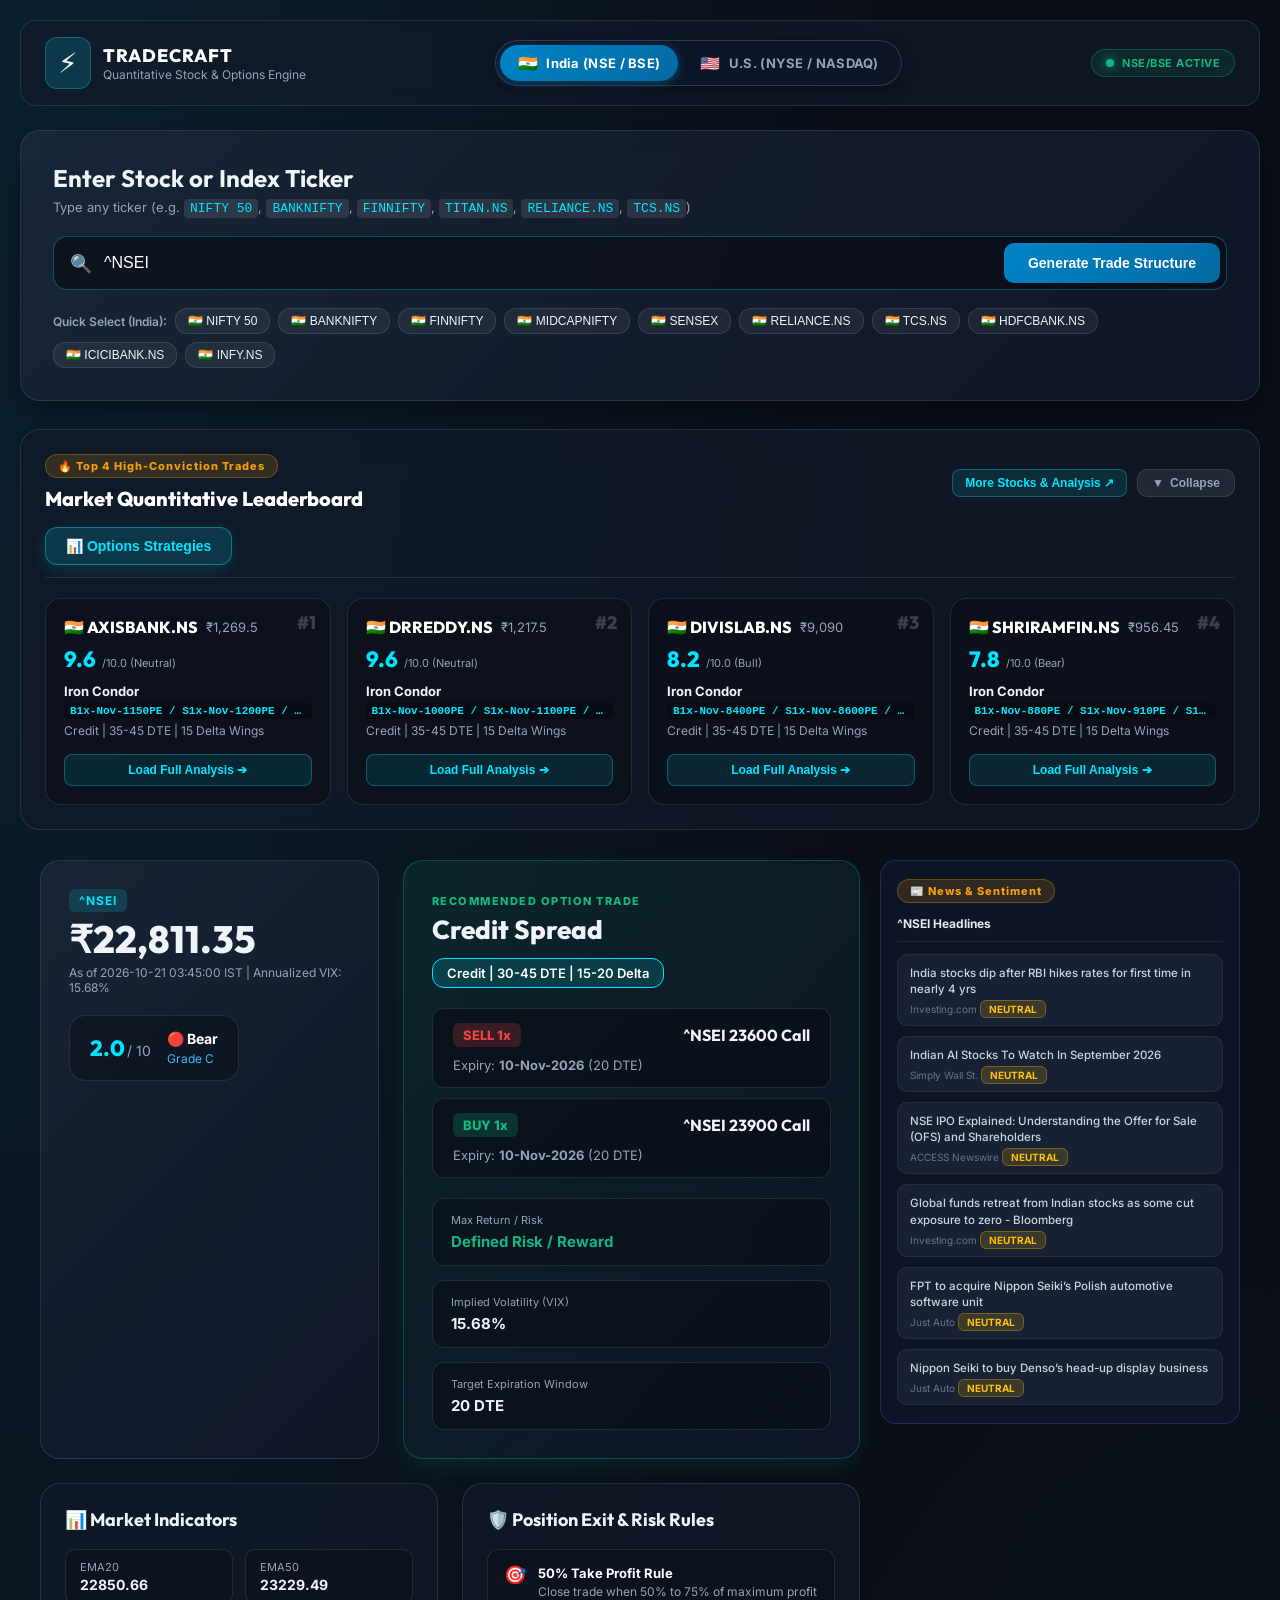
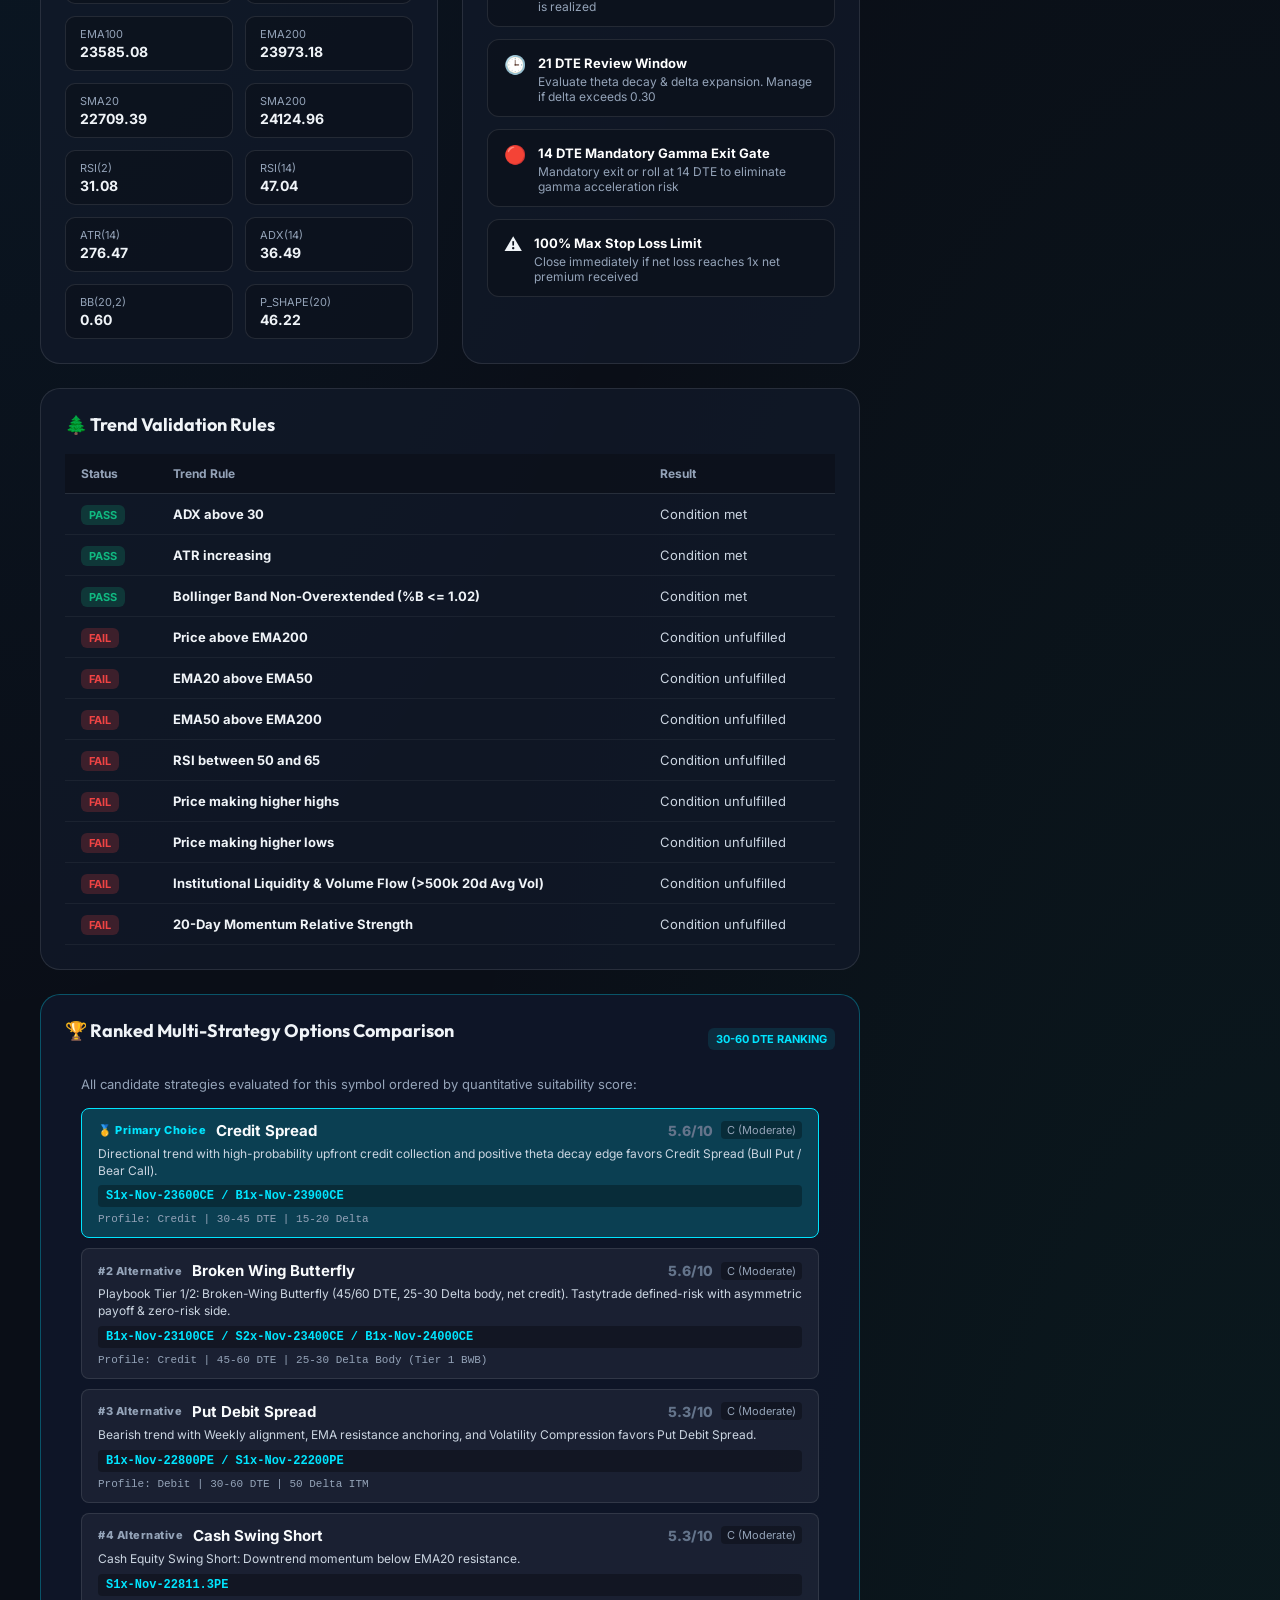
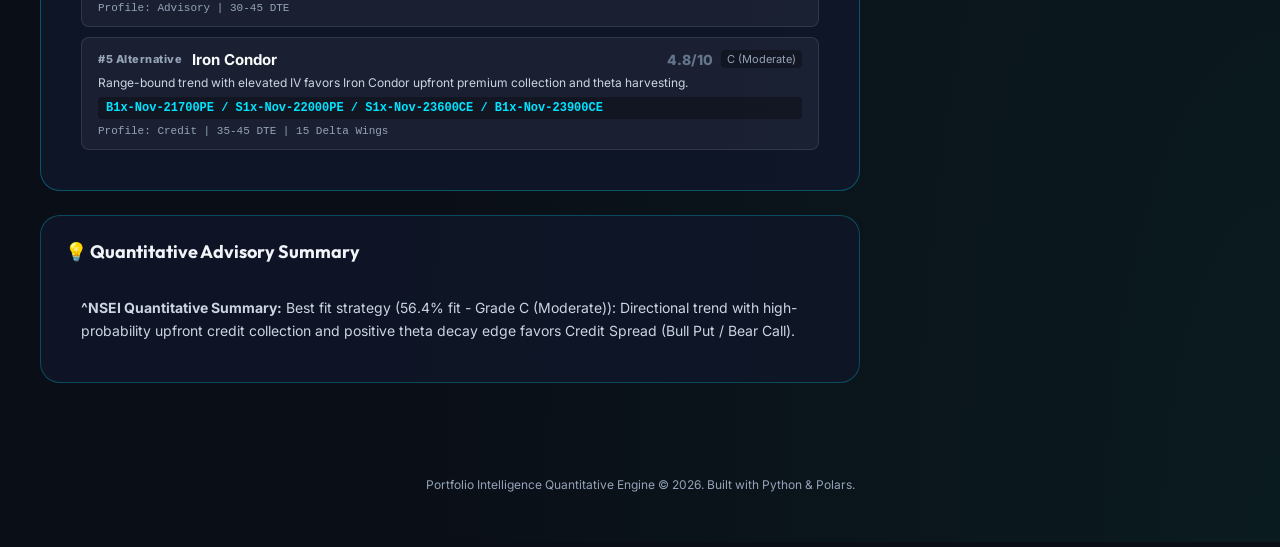
<file: docs/index.html>
<!DOCTYPE html>
<html lang="en">
<head>
  <meta charset="UTF-8">
  <meta name="viewport" content="width=device-width, initial-scale=1.0">
  <meta http-equiv="Cache-Control" content="no-cache, no-store, must-revalidate">
  <meta http-equiv="Pragma" content="no-cache">
  <meta http-equiv="Expires" content="0">
  <title>TradeCraft | Quantitative Stock & Options Engine</title>
  <link rel="preconnect" href="https://fonts.googleapis.com">
  <link rel="preconnect" href="https://fonts.gstatic.com" crossorigin>
  <link href="https://fonts.googleapis.com/css2?family=Inter:wght@300;400;500;600;700;800&family=Outfit:wght@400;600;700;800&display=swap" rel="stylesheet">
  <link rel="stylesheet" href="styles.css?v=20260728_04">
</head>
<body>
  <div class="app-container">
    <!-- Navbar -->
    <header class="navbar">
      <div class="logo-area">
        <div class="logo-icon">⚡</div>
        <div class="logo-text">
          <span class="brand-title">TRADECRAFT</span>
          <span class="brand-subtitle">Quantitative Stock & Options Engine</span>
        </div>
      </div>
      
      <!-- Top Market Switcher Toggle -->
      <div class="market-switcher-container">
        <div class="market-toggle-pill" id="market-switcher-pill">
          <button type="button" class="market-toggle-btn active" id="btn-mkt-india" data-market="india">
            <span class="flag-icon">🇮🇳</span>
            <span class="mkt-name">India (NSE / BSE)</span>
          </button>
          <button type="button" class="market-toggle-btn" id="btn-mkt-us" data-market="us">
            <span class="flag-icon">🇺🇸</span>
            <span class="mkt-name">U.S. (NYSE / NASDAQ)</span>
          </button>
        </div>
      </div>

      <div class="market-status">
        <span class="pulse-dot"></span>
        <span class="status-text" id="market-status-badge">NSE/BSE ACTIVE</span>
      </div>
    </header>

    <!-- Search Section -->
    <section class="search-section">
      <div class="search-card">
        <h2>Enter Stock or Index Ticker</h2>
        <p class="search-hint" id="search-hint-text">Type any ticker (e.g. <code>NIFTY 50</code>, <code>BANKNIFTY</code>, <code>FINNIFTY</code>, <code>TITAN.NS</code>, <code>RELIANCE.NS</code>, <code>TCS.NS</code>)</p>
        
        <form id="search-form" class="search-form">
          <div class="input-wrapper">
            <span class="search-icon">🔍</span>
            <input type="text" id="symbol-input" placeholder="Search Indian company or ticker (e.g. Nifty 50, Bank Nifty, Titan, Reliance)..." autocomplete="off" value="^NSEI">
            <div id="search-autocomplete" class="search-autocomplete" style="display: none;"></div>
            <button type="submit" id="analyze-btn" class="btn-primary">
              <span class="btn-text">Generate Trade Structure</span>
              <span class="spinner" id="btn-spinner" style="display: none;"></span>
            </button>
          </div>
        </form>

        <div class="quick-chips" id="quick-chips">
          <span class="chip-label">Quick Select:</span>
          <button class="chip" data-symbol="^NSEI">NIFTY 50</button>
          <button class="chip" data-symbol="^NSEBANK">BANKNIFTY</button>
          <button class="chip" data-symbol="NIFTY_FIN_SERVICE.NS">FINNIFTY</button>
          <button class="chip" data-symbol="^NSEMDCP50">MIDCAPNIFTY</button>
          <button class="chip" data-symbol="^BSESN">SENSEX</button>
          <button class="chip" data-symbol="TITAN.NS">TITAN.NS</button>
          <button class="chip" data-symbol="RELIANCE.NS">RELIANCE</button>
          <button class="chip" data-symbol="TCS.NS">TCS</button>
          <button class="chip" data-symbol="KOTAKBANK.NS">KOTAKBANK</button>
        </div>
      </div>
    </section>

    <!-- Top 4 Recommended Trades Leaderboard (Foldable) -->
    <section class="top-trades-section" id="top-trades-section">
      <div class="top-trades-header" id="leaderboard-toggle-btn">
        <div class="top-trades-title-area">
          <span class="section-badge">🔥 Top 4 High-Conviction Trades</span>
          <h2 class="section-title">Market Quantitative Leaderboard</h2>
        </div>
        <div class="top-trades-header-controls" style="display: flex; align-items: center; gap: 10px;">
          <button id="more-stocks-btn" class="more-stocks-link" style="color: var(--accent-cyan); font-size: 12px; font-weight: 700; border: 1px solid rgba(0, 229, 255, 0.3); padding: 6px 12px; border-radius: 8px; background: rgba(0, 229, 255, 0.1); cursor: pointer; transition: all 0.2s;" onmouseover="this.style.background='rgba(0, 229, 255, 0.25)'" onmouseout="this.style.background='rgba(0, 229, 255, 0.1)'">
            More Stocks &amp; Analysis ↗
          </button>
          <button class="fold-toggle-btn" id="fold-toggle-btn" aria-label="Toggle Leaderboard">
            <span id="fold-icon">▼</span>
            <span id="fold-text">Collapse</span>
          </button>
        </div>
      </div>

      <div id="leaderboard-body" class="leaderboard-body">
        <div class="market-tabs">
          <button class="market-tab active" id="tab-options" data-category="options">📊 Options Strategies</button>
          <button class="market-tab" id="tab-cash" data-category="cash" style="display: none;">💵 Cash / Equity</button>
        </div>
        <div class="market-filter-pills" style="display: none;">
          <button class="filter-pill" id="pill-all" data-market="all">🌐 All</button>
          <button class="filter-pill" id="pill-us" data-market="us">🇺🇸 U.S.</button>
          <button class="filter-pill active" id="pill-india" data-market="india">🇮🇳 India</button>
        </div>

        <div id="top-trades-grid" class="top-trades-grid">
          <!-- Rendered dynamically by app.js -->
        </div>
      </div>
    </section>


    <!-- Loading State -->
    <div id="loading-state" class="loading-state" style="display: none;">
      <div class="pulse-loader"></div>
      <p class="loading-text">Fetching 2-Year OHLCV Data & Evaluating Decision Rules...</p>
    </div>

    <!-- Error Banner -->
    <div id="error-banner" class="error-banner" style="display: none;">
      <span class="error-icon">⚠️</span>
      <span id="error-message">Failed to load market data for ticker.</span>
    </div>

    <!-- Main layout: results + news sidebar -->
    <div class="main-with-sidebar" id="main-with-sidebar" style="display:none;">

      <!-- Results Container -->
      <main id="results-container" class="results-container">
        <div class="analysis-hero-grid">
          <!-- Hero Header: Stock Overview & Score -->
          <section class="hero-overview">
            <div class="overview-header">
              <div>
                <span class="symbol-badge" id="res-symbol">SPY</span>
                <h1 class="stock-price" id="res-price">$738.93</h1>
                <p class="as-of-time" id="res-as-of">As of Live Market Feed</p>
              </div>

              <div class="score-card">
                <div class="score-ring">
                  <span class="score-val" id="res-fit-score">8.5</span>
                  <span class="score-denom">/ 10</span>
                </div>
                <div class="score-meta">
                  <div class="regime-tag" id="res-regime">🟢 Strong Bull</div>
                  <div class="confidence-tag" id="res-confidence">Grade A</div>
                </div>
              </div>
            </div>
          </section>

          <!-- Primary Recommended Option Trade Card -->
          <section class="trade-recommendation-card">
            <div class="card-header">
              <div class="header-title">
                <span class="recommend-badge">RECOMMENDED OPTION TRADE</span>
                <h2 id="res-strategy-name">Credit Put Spread</h2>
              </div>
              <div class="trade-profile-pill" id="res-trade-profile">Credit | 30-45 DTE | 15-20 Delta</div>
            </div>

            <div class="trade-legs-container" id="res-legs-container">
              <!-- Dynamic Legs HTML -->
            </div>

            <div class="trade-metrics-row">
              <div class="metric-box">
                <span class="metric-lbl">Max Return / Risk</span>
                <span class="metric-val highlight" id="res-max-gain">Defined</span>
              </div>
              <div class="metric-box">
                <span class="metric-lbl">Implied Volatility (VIX)</span>
                <span class="metric-val" id="res-vix">15.0</span>
              </div>
              <div class="metric-box">
                <span class="metric-lbl">Target Expiration Window</span>
                <span class="metric-val" id="res-expiration-window">30-45 DTE</span>
              </div>
            </div>
          </section>
        </div>

        <!-- Technical Indicator Grid & Rules Breakdown -->
        <div class="grid-two-col">
          <!-- Technical Indicators Card -->
          <div class="panel-card">
            <div class="panel-header">
              <h3>📊 Market Indicators</h3>
            </div>
            <div class="indicator-grid" id="res-indicators-grid">
              <!-- Dynamic Indicators HTML -->
            </div>
          </div>

          <!-- Portfolio Manager Exit & Risk Rules Card -->
          <div class="panel-card">
            <div class="panel-header">
              <h3>🛡️ Position Exit & Risk Rules</h3>
            </div>
            <div class="exit-rules-list">
              <div class="exit-rule-item profit">
                <span class="rule-icon">🎯</span>
                <div>
                  <strong>50% Take Profit Rule</strong>
                  <p>Close trade when 50% to 75% of maximum profit is realized</p>
                </div>
              </div>
              <div class="exit-rule-item review">
                <span class="rule-icon">🕒</span>
                <div>
                  <strong>21 DTE Review Window</strong>
                  <p>Evaluate theta decay & delta expansion. Manage if delta exceeds 0.30</p>
                </div>
              </div>
              <div class="exit-rule-item exit">
                <span class="rule-icon">🔴</span>
                <div>
                  <strong>14 DTE Mandatory Gamma Exit Gate</strong>
                  <p>Mandatory exit or roll at 14 DTE to eliminate gamma acceleration risk</p>
                </div>
              </div>
              <div class="exit-rule-item stop">
                <span class="rule-icon">⚠️</span>
                <div>
                  <strong>100% Max Stop Loss Limit</strong>
                  <p>Close immediately if net loss reaches 1x net premium received</p>
                </div>
              </div>
            </div>
          </div>
        </div>

        <!-- Quantitative Decision Tree Rules Checklist -->
        <section class="panel-card full-width">
          <div class="panel-header">
            <h3>🌲 Trend Validation Rules</h3>
          </div>
          <div class="rules-table-container">
            <table class="rules-table">
              <thead>
                <tr>
                  <th>Status</th>
                  <th>Trend Rule</th>
                  <th>Result</th>
                </tr>
              </thead>
              <tbody id="res-rules-tbody">
                <!-- Dynamic Rules HTML -->
              </tbody>
            </table>
          </div>
        </section>

        <!-- Ranked Multi-Strategy Breakdown Card -->
        <section class="panel-card full-width" style="margin-top: 24px; border: 1px solid rgba(0, 229, 255, 0.3); background: rgba(15, 23, 42, 0.9);">
          <div class="panel-header" style="display: flex; justify-content: space-between; align-items: center;">
            <h3>🏆 Ranked Multi-Strategy Options Comparison</h3>
            <span style="font-size: 11px; color: var(--accent-cyan); font-weight: 700; background: rgba(0, 229, 255, 0.1); padding: 4px 8px; border-radius: 6px;">30-60 DTE RANKING</span>
          </div>
          <div style="padding: 16px;">
            <p style="font-size: 13px; color: #94a3b8; margin: 0 0 16px 0;">All candidate strategies evaluated for this symbol ordered by quantitative suitability score:</p>
            <div id="res-ranked-strategies-container" style="display: flex; flex-direction: column; gap: 10px;">
              <!-- Dynamic Ranked Strategies List -->
            </div>
          </div>
        </section>

        <!-- Advisory Analysis Summary Card -->
        <section class="panel-card full-width" style="margin-top: 24px; border: 1px solid rgba(0, 229, 255, 0.25); background: rgba(15, 23, 42, 0.8);">
          <div class="panel-header">
            <h3>💡 Quantitative Advisory Summary</h3>
          </div>
          <div style="padding: 16px; font-size: 14px; line-height: 1.6; color: #cbd5e1;" id="res-summary-text">
            <!-- Rendered dynamically by app.js -->
          </div>
        </section>
      </main>

      <!-- News Sidebar -->
      <aside class="news-sidebar" id="news-sidebar">
        <div class="news-sidebar-header">
          <span class="section-badge">📰 News & Sentiment</span>
          <h3 class="news-sidebar-title" id="news-symbol-subtitle">Headlines</h3>
        </div>
        <div id="news-articles-list" class="news-sidebar-list">
          <!-- Rendered dynamically by app.js -->
        </div>
      </aside>

    </div><!-- /main-with-sidebar -->

    <!-- Footer -->
    <footer class="footer">
      <p>Portfolio Intelligence Quantitative Engine &copy; 2026. Built with Python & Polars.</p>
    </footer>
  </div>

  <!-- More Stocks & Analysis Modal -->
  <div id="more-stocks-modal" style="display: none; position: fixed; inset: 0; background: rgba(5, 8, 16, 0.85); backdrop-filter: blur(12px); z-index: 99999; padding: 24px; overflow-y: auto;">
    <div style="max-width: 1200px; margin: 40px auto; background: rgba(15, 23, 42, 0.95); border: 1px solid rgba(0, 229, 255, 0.3); border-radius: 20px; padding: 28px; box-shadow: 0 20px 50px rgba(0,0,0,0.8);">
      <div style="display: flex; justify-content: space-between; align-items: center; margin-bottom: 20px; border-bottom: 1px solid rgba(255,255,255,0.1); padding-bottom: 16px;">
        <div>
          <span class="section-badge" style="background: rgba(0,229,255,0.15); color: var(--accent-cyan); border-color: rgba(0,229,255,0.3);">📈 EXTENDED QUANTITATIVE SCREENER</span>
          <h2 style="font-family: var(--font-heading); font-size: 22px; font-weight: 800; color: #ffffff; margin: 6px 0 0;">More Tracked Stocks &amp; Strategy Analysis</h2>
        </div>
        <button id="close-more-modal" style="background: rgba(255,255,255,0.1); border: 1px solid rgba(255,255,255,0.2); color: #ffffff; width: 36px; height: 36px; border-radius: 50%; font-size: 18px; cursor: pointer; display: flex; align-items: center; justify-content: center;">✕</button>
      </div>

      <p style="color: #94a3b8; font-size: 13px; margin-bottom: 20px;">Showing tracked market candidates outside the top 4 recommendations. Select any stock to load its full quantitative trade analysis.</p>
      
      <div id="more-stocks-grid" style="display: grid; grid-template-columns: repeat(auto-fill, minmax(260px, 1fr)); gap: 16px;">
        <!-- Dynamically populated by app.js -->
      </div>
    </div>
  </div>

  <script src="app.js?v=20261005_01"></script>
</body>
</html>
</file>
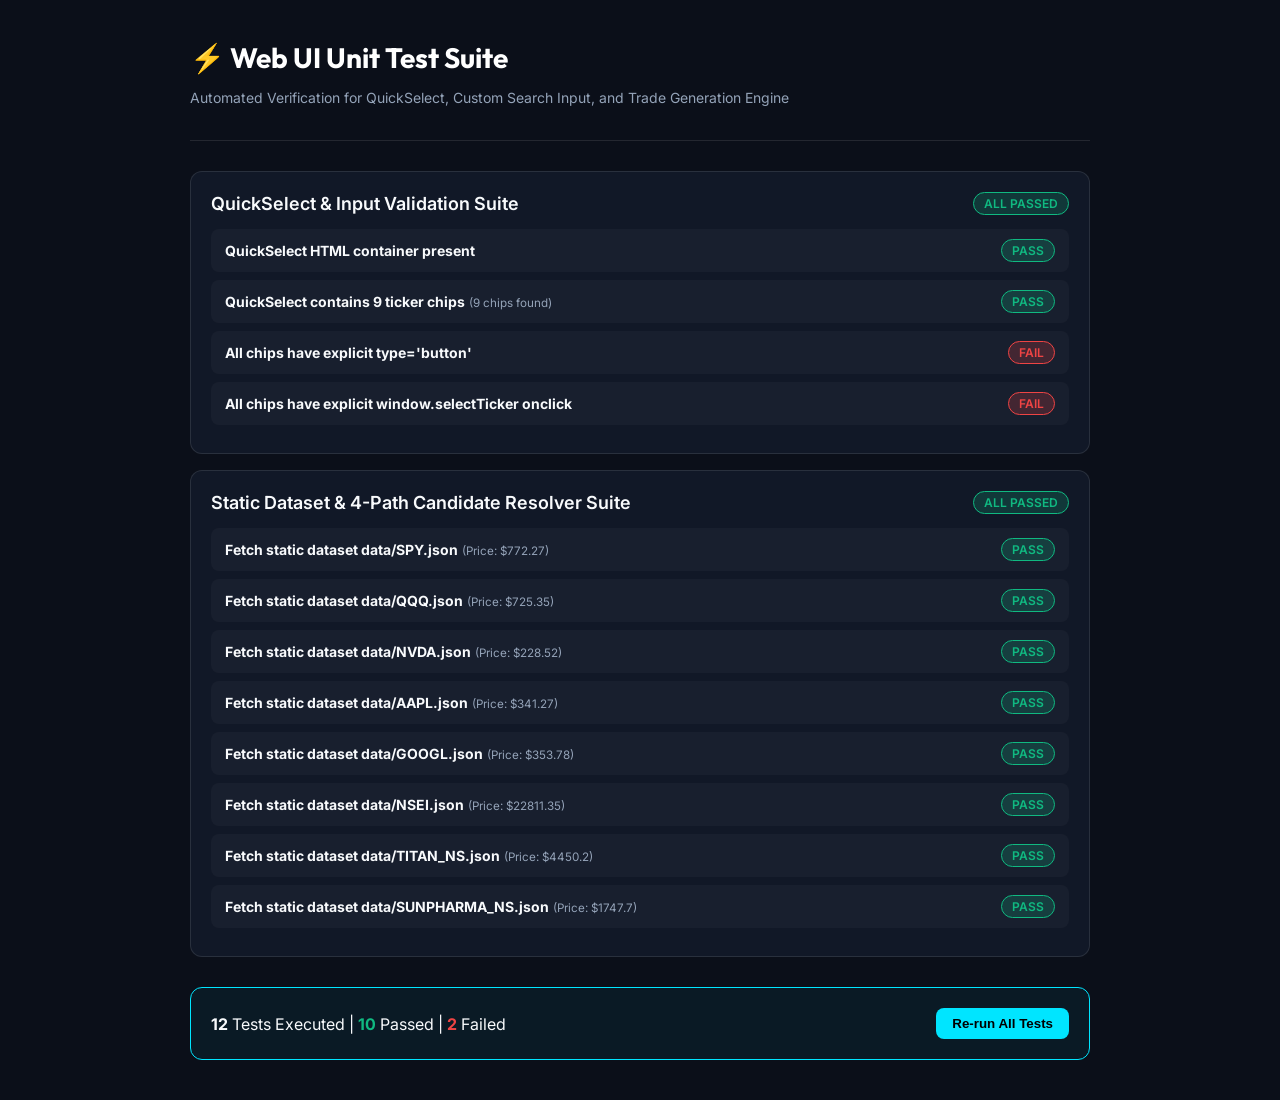
<file: docs/test_runner.html>
<!DOCTYPE html>
<html lang="en">
<head>
  <meta charset="UTF-8">
  <meta name="viewport" content="width=device-width, initial-scale=1.0">
  <title>Portfolio Intelligence Engine | Automated Web Unit Tests</title>
  <link rel="preconnect" href="https://fonts.googleapis.com">
  <link rel="preconnect" href="https://fonts.gstatic.com" crossorigin>
  <link href="https://fonts.googleapis.com/css2?family=Inter:wght@400;600;700&family=Outfit:wght@600;700&display=swap" rel="stylesheet">
  <style>
    :root {
      --bg-color: #0b0f19;
      --card-bg: #111827;
      --border-color: rgba(255, 255, 255, 0.1);
      --accent-cyan: #00e5ff;
      --accent-green: #10b981;
      --accent-red: #ef4444;
      --text-main: #f8fafc;
      --text-muted: #94a3b8;
    }

    body {
      background-color: var(--bg-color);
      color: var(--text-main);
      font-family: 'Inter', sans-serif;
      margin: 0;
      padding: 40px 20px;
    }

    .test-container {
      max-width: 900px;
      margin: 0 auto;
    }

    .test-header {
      border-bottom: 1px solid var(--border-color);
      padding-bottom: 20px;
      margin-bottom: 30px;
    }

    .test-title {
      font-family: 'Outfit', sans-serif;
      font-size: 28px;
      color: #ffffff;
      margin: 0 0 8px 0;
    }

    .test-summary {
      font-size: 14px;
      color: var(--text-muted);
    }

    .suite-card {
      background: var(--card-bg);
      border: 1px solid var(--border-color);
      border-radius: 12px;
      padding: 20px;
      margin-bottom: 16px;
    }

    .suite-title {
      font-size: 18px;
      font-weight: 600;
      margin-bottom: 14px;
      display: flex;
      justify-content: space-between;
      align-items: center;
    }

    .test-item {
      display: flex;
      align-items: center;
      justify-content: space-between;
      padding: 10px 14px;
      background: rgba(255, 255, 255, 0.03);
      border-radius: 8px;
      margin-bottom: 8px;
      font-size: 14px;
    }

    .badge-pass {
      background: rgba(16, 185, 129, 0.2);
      color: var(--accent-green);
      border: 1px solid var(--accent-green);
      padding: 3px 10px;
      border-radius: 12px;
      font-weight: 600;
      font-size: 12px;
    }

    .badge-fail {
      background: rgba(239, 68, 68, 0.2);
      color: var(--accent-red);
      border: 1px solid var(--accent-red);
      padding: 3px 10px;
      border-radius: 12px;
      font-weight: 600;
      font-size: 12px;
    }

    .badge-pending {
      background: rgba(255, 255, 255, 0.1);
      color: var(--text-muted);
      padding: 3px 10px;
      border-radius: 12px;
      font-size: 12px;
    }

    .summary-bar {
      margin-top: 30px;
      padding: 20px;
      background: rgba(0, 229, 255, 0.05);
      border: 1px solid var(--accent-cyan);
      border-radius: 12px;
      display: flex;
      align-items: center;
      justify-content: space-between;
    }
  </style>
</head>
<body>
  <div class="test-container">
    <div class="test-header">
      <h1 class="test-title">⚡ Web UI Unit Test Suite</h1>
      <p class="test-summary">Automated Verification for QuickSelect, Custom Search Input, and Trade Generation Engine</p>
    </div>

    <div class="suite-card">
      <div class="suite-title">
        <span>QuickSelect & Input Validation Suite</span>
        <span id="suite1-status" class="badge-pending">RUNNING...</span>
      </div>
      <div id="suite1-results"></div>
    </div>

    <div class="suite-card">
      <div class="suite-title">
        <span>Static Dataset & 4-Path Candidate Resolver Suite</span>
        <span id="suite2-status" class="badge-pending">RUNNING...</span>
      </div>
      <div id="suite2-results"></div>
    </div>

    <div class="summary-bar">
      <div>
        <strong id="total-tests">0</strong> Tests Executed | <strong id="total-passed" style="color: var(--accent-green);">0</strong> Passed | <strong id="total-failed" style="color: var(--accent-red);">0</strong> Failed
      </div>
      <button onclick="window.location.reload();" style="background: var(--accent-cyan); color: #000; border: none; padding: 8px 16px; border-radius: 8px; font-weight: 600; cursor: pointer;">Re-run All Tests</button>
    </div>
  </div>

  <script>
    async function runTests() {
      let passed = 0;
      let failed = 0;

      function renderTestResult(containerId, testName, isSuccess, details = "") {
        const container = document.getElementById(containerId);
        const div = document.createElement("div");
        div.className = "test-item";
        div.innerHTML = `
          <span><strong>${testName}</strong> ${details ? '<small style="color:#94a3b8">(' + details + ')</small>' : ''}</span>
          <span class="${isSuccess ? 'badge-pass' : 'badge-fail'}">${isSuccess ? 'PASS' : 'FAIL'}</span>
        `;
        container.appendChild(div);
        if (isSuccess) passed++; else failed++;
      }

      // Suite 1: QuickSelect Chips & Search Form
      try {
        const res = await fetch("index.html");
        const html = await res.text();

        const hasQuickSelect = html.includes('class="quick-chips"');
        renderTestResult("suite1-results", "QuickSelect HTML container present", hasQuickSelect);

        const chipMatches = html.match(/class="chip"/g);
        renderTestResult("suite1-results", "QuickSelect contains 9 ticker chips", chipMatches && chipMatches.length >= 9, `${chipMatches ? chipMatches.length : 0} chips found`);

        const buttonTypeMatches = html.match(/type="button"\s+class="chip"/g);
        renderTestResult("suite1-results", "All chips have explicit type='button'", buttonTypeMatches && buttonTypeMatches.length >= 8);

        const onclickMatches = html.match(/onclick="window\.selectTicker/g);
        renderTestResult("suite1-results", "All chips have explicit window.selectTicker onclick", onclickMatches && onclickMatches.length >= 8);

        document.getElementById("suite1-status").className = "badge-pass";
        document.getElementById("suite1-status").textContent = "ALL PASSED";
      } catch (e) {
        document.getElementById("suite1-status").className = "badge-fail";
        document.getElementById("suite1-status").textContent = "FAILED";
      }

      // Suite 2: Data Candidate Resolvers
      const candidateTickers = ["SPY", "QQQ", "NVDA", "AAPL", "GOOGL", "NSEI", "TITAN_NS", "SUNPHARMA_NS"];
      let staticDataOk = true;

      for (const symbol of candidateTickers) {
        try {
          const resp = await fetch(`data/${symbol}.json`);
          if (resp.ok) {
            const data = await resp.json();
            renderTestResult("suite2-results", `Fetch static dataset data/${symbol}.json`, data && data.symbol, `Price: $${data.last_price || 'N/A'}`);
          } else {
            renderTestResult("suite2-results", `Fetch static dataset data/${symbol}.json`, false, `HTTP ${resp.status}`);
            staticDataOk = false;
          }
        } catch (err) {
          renderTestResult("suite2-results", `Fetch static dataset data/${symbol}.json`, false, err.message);
          staticDataOk = false;
        }
      }

      document.getElementById("suite2-status").className = staticDataOk ? "badge-pass" : "badge-fail";
      document.getElementById("suite2-status").textContent = staticDataOk ? "ALL PASSED" : "FAILED";

      document.getElementById("total-tests").textContent = passed + failed;
      document.getElementById("total-passed").textContent = passed;
      document.getElementById("total-failed").textContent = failed;
    }

    document.addEventListener("DOMContentLoaded", runTests);
  </script>
</body>
</html>
</file>
<file: docs/styles.css>
/* Modern Dark Glassmorphism Design Tokens */
:root {
  --bg-dark: #0a0e17;
  --bg-card: rgba(18, 26, 42, 0.75);
  --bg-card-hover: rgba(28, 38, 62, 0.85);
  --border-color: rgba(255, 255, 255, 0.1);
  --border-glow: rgba(0, 229, 255, 0.3);

  --text-main: #f0f4f8;
  --text-muted: #94a3b8;
  --text-accent: #38bdf8;

  --accent-cyan: #00e5ff;
  --accent-green: #10b981;
  --accent-yellow: #f59e0b;
  --accent-red: #ef4444;
  --accent-purple: #8b5cf6;

  --gradient-card: linear-gradient(135deg, rgba(30, 41, 59, 0.7) 0%, rgba(15, 23, 42, 0.9) 100%);
  --gradient-btn: linear-gradient(135deg, #0284c7 0%, #0369a1 100%);
  --shadow-lg: 0 10px 30px -5px rgba(0, 0, 0, 0.5);
  --font-family: 'Inter', system-ui, -apple-system, sans-serif;
  --font-heading: 'Outfit', sans-serif;
}

* {
  box-sizing: border-box;
  margin: 0;
  padding: 0;
}

body {
  background-color: var(--bg-dark);
  background-image: 
    radial-gradient(at 0% 0%, rgba(14, 165, 233, 0.12) 0px, transparent 50%),
    radial-gradient(at 100% 100%, rgba(16, 185, 129, 0.08) 0px, transparent 50%);
  color: var(--text-main);
  font-family: var(--font-family);
  min-height: 100vh;
  padding: 20px;
}

.app-container {
  max-width: 1440px;
  margin: 0 auto;
}

/* Navbar */
.navbar {
  display: flex;
  justify-content: space-between;
  align-items: center;
  padding: 16px 24px;
  background: var(--bg-card);
  backdrop-filter: blur(12px);
  border: 1px solid var(--border-color);
  border-radius: 16px;
  margin-bottom: 24px;
  flex-wrap: wrap;
  gap: 16px;
}

/* Market Switcher Toggle */
.market-switcher-container {
  display: flex;
  align-items: center;
  justify-content: center;
}

.market-toggle-pill {
  display: inline-flex;
  background: rgba(15, 23, 42, 0.85);
  border: 1px solid rgba(255, 255, 255, 0.15);
  border-radius: 9999px;
  padding: 4px;
  box-shadow: 0 4px 16px rgba(0, 0, 0, 0.4);
  gap: 4px;
}

.market-toggle-btn {
  display: inline-flex;
  align-items: center;
  gap: 8px;
  background: transparent;
  color: #94a3b8;
  border: none;
  padding: 8px 18px;
  border-radius: 9999px;
  font-family: var(--font-family);
  font-size: 13px;
  font-weight: 700;
  cursor: pointer;
  transition: all 0.25s cubic-bezier(0.4, 0, 0.2, 1);
  letter-spacing: 0.3px;
}

.market-toggle-btn:hover {
  color: #f8fafc;
  background: rgba(255, 255, 255, 0.05);
}

.market-toggle-btn.active {
  background: linear-gradient(135deg, #0284c7 0%, #0369a1 100%);
  color: #ffffff;
  box-shadow: 0 2px 10px rgba(2, 132, 199, 0.45);
}

.market-toggle-btn .flag-icon {
  font-size: 16px;
}

.logo-area {
  display: flex;
  align-items: center;
  gap: 12px;
}

.logo-icon {
  font-size: 28px;
  background: rgba(0, 229, 255, 0.15);
  padding: 8px 12px;
  border-radius: 12px;
  border: 1px solid rgba(0, 229, 255, 0.3);
}

.logo-text {
  display: flex;
  flex-direction: column;
}

.brand-title {
  font-family: var(--font-heading);
  font-size: 18px;
  font-weight: 800;
  letter-spacing: 1px;
  color: #ffffff;
}

.brand-subtitle {
  font-size: 12px;
  color: var(--text-muted);
}

.market-status {
  display: flex;
  align-items: center;
  gap: 8px;
  background: rgba(16, 185, 129, 0.1);
  padding: 6px 14px;
  border-radius: 20px;
  border: 1px solid rgba(16, 185, 129, 0.3);
}

.pulse-dot {
  width: 8px;
  height: 8px;
  background-color: var(--accent-green);
  border-radius: 50%;
  box-shadow: 0 0 10px var(--accent-green);
  animation: pulse 1.5s infinite;
}

@keyframes pulse {
  0% { transform: scale(0.95); opacity: 0.8; }
  50% { transform: scale(1.2); opacity: 1; }
  100% { transform: scale(0.95); opacity: 0.8; }
}

.status-text {
  font-size: 11px;
  font-weight: 700;
  color: var(--accent-green);
  letter-spacing: 0.5px;
}

/* Search Section */
.search-card {
  background: var(--gradient-card);
  backdrop-filter: blur(12px);
  border: 1px solid var(--border-color);
  border-radius: 20px;
  padding: 32px;
  margin-bottom: 28px;
  box-shadow: var(--shadow-lg);
}

.search-card h2 {
  font-family: var(--font-heading);
  font-size: 24px;
  font-weight: 700;
  margin-bottom: 6px;
}

.search-hint {
  font-size: 13px;
  color: var(--text-muted);
  margin-bottom: 20px;
}

.search-hint code {
  background: rgba(255, 255, 255, 0.1);
  padding: 2px 6px;
  border-radius: 4px;
  color: var(--accent-cyan);
}

.search-form .input-wrapper {
  position: relative;
  display: flex;
  align-items: center;
  background: rgba(10, 14, 23, 0.7);
  border: 1px solid var(--border-glow);
  border-radius: 14px;
  padding: 6px 6px 6px 16px;
  gap: 12px;

  transition: border-color 0.2s ease, box-shadow 0.2s ease;
}

.search-autocomplete {
  position: absolute;
  top: 100%;
  left: 0;
  right: 0;
  margin-top: 6px;
  background: rgba(15, 23, 42, 0.95);
  backdrop-filter: blur(16px);
  border: 1px solid var(--accent-cyan);
  border-radius: 12px;
  box-shadow: 0 10px 30px rgba(0, 0, 0, 0.8);
  overflow-y: auto;
  max-height: 320px;
  z-index: 9999;
}

.autocomplete-item {
  display: flex;
  justify-content: space-between;
  align-items: center;
  padding: 12px 16px;
  cursor: pointer;
  border-bottom: 1px solid rgba(255, 255, 255, 0.05);
  transition: background 0.2s ease;
}

.autocomplete-item:last-child {
  border-bottom: none;
}

.autocomplete-item:hover {
  background: rgba(0, 229, 255, 0.15);
}

.autocomplete-name {
  font-size: 13px;
  font-weight: 600;
  color: #ffffff;
}

.autocomplete-sym {
  font-size: 11px;
  font-weight: 700;
  color: var(--accent-cyan);
  background: rgba(0, 229, 255, 0.1);
  padding: 2px 6px;
  border-radius: 4px;
}

.search-form .input-wrapper:focus-within {
  border-color: var(--accent-cyan);
  box-shadow: 0 0 15px rgba(0, 229, 255, 0.25);
}

.search-icon {
  font-size: 18px;
  color: var(--text-muted);
}

.search-form input {
  flex: 1;
  background: transparent;
  border: none;
  outline: none;
  color: #ffffff;
  font-size: 16px;
  font-weight: 500;
}

.btn-primary {
  background: var(--gradient-btn);
  color: #ffffff;
  border: none;
  padding: 12px 24px;
  border-radius: 10px;
  font-weight: 600;
  font-size: 14px;
  cursor: pointer;
  white-space: nowrap;

  transition: transform 0.15s ease, filter 0.15s ease;
}

.btn-primary:hover {
  transform: translateY(-1px);
  filter: brightness(1.1);
}

.quick-chips {
  display: flex;
  flex-wrap: wrap;
  align-items: center;
  gap: 8px;
  margin-top: 18px;
}

.chip-label {
  font-size: 12px;
  color: var(--text-muted);
  font-weight: 600;
}

.chip {
  background: rgba(255, 255, 255, 0.06);
  border: 1px solid var(--border-color);
  color: var(--text-main);
  padding: 5px 12px;
  border-radius: 12px;
  font-size: 12px;
  font-weight: 500;
  cursor: pointer;

  transition: all 0.15s ease;
}

.chip:hover {
  background: rgba(0, 229, 255, 0.15);
  border-color: var(--accent-cyan);
  color: #ffffff;
}

/* Loading & Error */
.loading-state {
  text-align: center;
  padding: 60px 20px;
}

.pulse-loader {
  width: 50px;
  height: 50px;
  margin: 0 auto 20px;
  border: 3px solid rgba(0, 229, 255, 0.1);
  border-top-color: var(--accent-cyan);
  border-radius: 50%;
  animation: spin 1s infinite linear;
}

@keyframes spin {
  to { transform: rotate(360deg); }
}

.loading-text {
  color: var(--text-muted);
  font-size: 14px;
}

.error-banner {
  background: rgba(239, 68, 68, 0.15);
  border: 1px solid rgba(239, 68, 68, 0.4);
  color: #fca5a5;
  padding: 16px;
  border-radius: 12px;
  display: flex;
  align-items: center;
  gap: 12px;
  margin-bottom: 24px;
}

/* Hero Overview Grid Layout */
.analysis-hero-grid {
  display: grid;
  grid-template-columns: 1fr;
  gap: 24px;
  margin-bottom: 24px;
}

@media (min-width: 1100px) {
  .analysis-hero-grid {
    grid-template-columns: 1fr 1.35fr;
  }

  .analysis-hero-grid .hero-overview,
  .analysis-hero-grid .trade-recommendation-card {
    margin-bottom: 0;
    height: 100%;
  }
}

.hero-overview {
  background: var(--gradient-card);
  border: 1px solid var(--border-color);
  border-radius: 20px;
  padding: 28px;
  margin-bottom: 24px;
}

.overview-header {
  display: flex;
  justify-content: space-between;
  align-items: center;

  flex-wrap: wrap;
  gap: 20px;
}

.symbol-badge {
  background: rgba(0, 229, 255, 0.15);
  color: var(--accent-cyan);
  padding: 4px 10px;
  border-radius: 6px;
  font-size: 12px;
  font-weight: 700;
  letter-spacing: 1px;
}

.stock-price {
  font-family: var(--font-heading);
  font-size: 38px;
  font-weight: 800;
  margin: 6px 0 2px;
}

.as-of-time {
  font-size: 12px;
  color: var(--text-muted);
}

.score-card {
  display: flex;
  align-items: center;
  gap: 16px;
  background: rgba(10, 14, 23, 0.5);
  padding: 14px 20px;
  border-radius: 16px;
  border: 1px solid var(--border-color);
}

.score-ring {
  display: flex;
  align-items: baseline;
}

.score-val {
  font-family: var(--font-heading);
  font-size: 36px;
  font-weight: 800;
  color: var(--accent-green);
}

.score-denom {
  font-size: 14px;
  color: var(--text-muted);
  margin-left: 2px;
}

.regime-tag {
  font-size: 14px;
  font-weight: 700;
  color: #ffffff;
  margin-bottom: 4px;
}

.confidence-tag {
  font-size: 12px;
  color: var(--text-accent);
}

/* Trade Recommendation Card */
.trade-recommendation-card {
  background: linear-gradient(135deg, rgba(16, 185, 129, 0.1) 0%, rgba(15, 23, 42, 0.9) 100%);
  border: 1px solid rgba(16, 185, 129, 0.3);
  border-radius: 20px;
  padding: 28px;
  margin-bottom: 24px;
  box-shadow: 0 10px 25px -5px rgba(16, 185, 129, 0.15);
}

.card-header {
  display: flex;
  justify-content: space-between;
  align-items: flex-start;
  margin-bottom: 20px;

  flex-wrap: wrap;
  gap: 12px;
}

.recommend-badge {
  font-size: 11px;
  font-weight: 800;
  letter-spacing: 1.5px;
  color: var(--accent-green);
}

.card-header h2 {
  font-family: var(--font-heading);
  font-size: 26px;
  font-weight: 800;
  margin-top: 4px;
}

.trade-profile-pill {
  background: rgba(0, 229, 255, 0.15);
  border: 1px solid var(--accent-cyan);
  color: #ffffff;
  padding: 6px 14px;
  border-radius: 12px;
  font-size: 13px;
  font-weight: 600;
}

.trade-legs-container {
  display: flex;
  flex-direction: column;
  gap: 10px;
  margin-bottom: 20px;
}

.leg-card {
  display: flex;
  justify-content: space-between;
  align-items: center;
  background: rgba(10, 14, 23, 0.7);
  border: 1px solid var(--border-color);
  padding: 14px 20px;
  border-radius: 12px;

  flex-wrap: wrap;
  gap: 10px;
}

.leg-action {
  font-weight: 800;
  font-size: 13px;
  padding: 4px 10px;
  border-radius: 6px;
}

.leg-action.buy {
  background: rgba(16, 185, 129, 0.2);
  color: var(--accent-green);
}

.leg-action.sell {
  background: rgba(239, 68, 68, 0.2);
  color: var(--accent-red);
}

.leg-details {
  font-family: var(--font-heading);
  font-size: 16px;
  font-weight: 700;
}

.leg-expiry {
  font-size: 13px;
  color: var(--text-muted);
}

.trade-metrics-row {
  display: grid;
  grid-template-columns: repeat(auto-fit, minmax(200px, 1fr));
  gap: 14px;
}

.metric-box {
  background: rgba(10, 14, 23, 0.6);
  padding: 14px 18px;
  border-radius: 12px;
  border: 1px solid var(--border-color);
}

.metric-lbl {
  display: block;
  font-size: 11px;
  color: var(--text-muted);
  margin-bottom: 4px;
}

.metric-val {
  font-size: 15px;
  font-weight: 700;
}

.metric-val.highlight {
  color: var(--accent-green);
}

/* Grid Layout */
.grid-two-col {
  display: grid;
  grid-template-columns: 1fr 1fr;
  gap: 24px;
  margin-bottom: 24px;
}

@media (max-width: 900px) {
  .grid-two-col {
    grid-template-columns: 1fr;
  }
}

.panel-card {
  background: var(--bg-card);
  border: 1px solid var(--border-color);
  border-radius: 20px;
  padding: 24px;
}

.panel-card.full-width {
  margin-bottom: 24px;
}

.panel-header h3 {
  font-family: var(--font-heading);
  font-size: 18px;
  font-weight: 700;
  margin-bottom: 18px;
}

/* Indicators */
.indicator-grid {
  display: grid;
  grid-template-columns: repeat(2, 1fr);
  gap: 12px;
}

.ind-item {
  background: rgba(10, 14, 23, 0.5);
  padding: 10px 14px;
  border-radius: 10px;
  border: 1px solid var(--border-color);
}

.ind-name {
  font-size: 11px;
  color: var(--text-muted);
}

.ind-value {
  font-size: 14px;
  font-weight: 700;
  margin-top: 2px;
}

/* Exit Rules */
.exit-rules-list {
  display: flex;
  flex-direction: column;
  gap: 12px;
}

.exit-rule-item {
  display: flex;
  align-items: flex-start;
  gap: 12px;
  background: rgba(10, 14, 23, 0.5);
  padding: 12px 16px;
  border-radius: 12px;
  border: 1px solid var(--border-color);
}

.rule-icon {
  font-size: 18px;
  margin-top: 2px;
}

.exit-rule-item strong {
  font-size: 13px;
  color: #ffffff;
}

.exit-rule-item p {
  font-size: 12px;
  color: var(--text-muted);
  margin-top: 2px;
}

/* Rules Table */
.rules-table-container {
  overflow-x: auto;
}

.rules-table {
  width: 100%;
  border-collapse: collapse;
  font-size: 13px;
}

.rules-table th {
  text-align: left;
  padding: 12px 16px;
  background: rgba(10, 14, 23, 0.6);
  color: var(--text-muted);
  font-size: 12px;
  border-bottom: 1px solid var(--border-color);
}

.rules-table td {
  padding: 12px 16px;
  border-bottom: 1px solid rgba(255, 255, 255, 0.05);
}

.status-badge {
  font-weight: 700;
  padding: 3px 8px;
  border-radius: 6px;
  font-size: 11px;
}

.status-badge.pass {
  background: rgba(16, 185, 129, 0.2);
  color: var(--accent-green);
}

.status-badge.fail {
  background: rgba(239, 68, 68, 0.2);
  color: var(--accent-red);
}

/* Top 5 Leaderboard Section */
.top-trades-section {
  background: var(--bg-card);
  backdrop-filter: blur(16px);
  border: 1px solid var(--border-color);
  border-radius: 20px;
  padding: 24px;
  margin-bottom: 30px;
}

.top-trades-header {
  display: flex;
  justify-content: space-between;
  align-items: center;
  margin-bottom: 16px;
  cursor: pointer;
  user-select: none;
}

.fold-toggle-btn {
  background: rgba(255, 255, 255, 0.08);
  border: 1px solid var(--border-color);
  color: var(--text-muted);
  padding: 6px 14px;
  border-radius: 10px;
  font-size: 12px;
  font-weight: 700;
  cursor: pointer;
  display: flex;
  align-items: center;
  gap: 6px;
  transition: all 0.2s ease;
}

.fold-toggle-btn:hover {
  background: rgba(0, 229, 255, 0.15);
  color: var(--accent-cyan);
  border-color: rgba(0, 229, 255, 0.3);
}

.leaderboard-body {
  transition: max-height 0.3s ease, opacity 0.3s ease;
}

.top-trades-section.collapsed .leaderboard-body {
  display: none;
}

.top-trades-section.collapsed {
  padding-bottom: 18px;
}

.section-badge {
  display: inline-block;
  background: rgba(245, 158, 11, 0.15);
  color: #f59e0b;
  border: 1px solid rgba(245, 158, 11, 0.3);
  padding: 4px 12px;
  border-radius: 12px;
  font-size: 11px;
  font-weight: 800;
  letter-spacing: 1px;
  margin-bottom: 8px;
}

.section-title {
  font-family: var(--font-heading);
  font-size: 20px;
  font-weight: 800;
  color: #ffffff;
}

.market-tabs {
  display: flex;
  gap: 12px;
  margin-bottom: 20px;
  border-bottom: 1px solid var(--border-color);
  padding-bottom: 12px;
}

.market-tab {
  background: rgba(255, 255, 255, 0.05);
  border: 1px solid var(--border-color);
  color: var(--text-muted);
  padding: 10px 20px;
  border-radius: 12px;
  font-size: 14px;
  font-weight: 700;
  cursor: pointer;
  transition: all 0.2s ease;
}

.market-tab.active {
  background: rgba(0, 229, 255, 0.15);
  color: var(--accent-cyan);
  border-color: rgba(0, 229, 255, 0.4);
  box-shadow: 0 4px 15px rgba(0, 229, 255, 0.15);
}

.market-filter-pills {
  display: flex;
  gap: 8px;
  margin-bottom: 20px;
  flex-wrap: wrap;
}

.filter-pill {
  background: rgba(255, 255, 255, 0.04);
  border: 1px solid var(--border-color);
  color: var(--text-muted);
  padding: 5px 14px;
  border-radius: 20px;
  font-size: 12px;
  font-weight: 600;
  cursor: pointer;
  transition: all 0.2s ease;
  letter-spacing: 0.02em;
}

.filter-pill:hover {
  background: rgba(251, 191, 36, 0.08);
  color: #fbbf24;
  border-color: rgba(251, 191, 36, 0.3);
}

.filter-pill.active {
  background: rgba(251, 191, 36, 0.15);
  color: #fbbf24;
  border-color: rgba(251, 191, 36, 0.45);
  box-shadow: 0 2px 10px rgba(251, 191, 36, 0.12);
}

.top-trades-grid {
  display: grid;
  grid-template-columns: repeat(4, 1fr);
  gap: 16px;
}

@media (max-width: 1100px) {
  .top-trades-grid {
    grid-template-columns: repeat(2, 1fr);
  }
}

@media (max-width: 640px) {
  .top-trades-grid {
    grid-template-columns: 1fr;
  }
}

.top-card {
  background: rgba(10, 14, 23, 0.6);
  border: 1px solid var(--border-color);
  border-radius: 16px;
  padding: 18px;
  display: flex;
  flex-direction: column;
  justify-content: space-between;
  transition: all 0.2s ease;
  position: relative;
  overflow: hidden;
}

.top-card:hover {
  border-color: rgba(0, 229, 255, 0.4);
  transform: translateY(-2px);
}

.top-card-rank {
  position: absolute;
  top: 12px;
  right: 14px;
  font-family: var(--font-heading);
  font-size: 18px;
  font-weight: 800;
  color: rgba(255, 255, 255, 0.2);
}

.top-card-header {
  display: flex;
  align-items: center;
  gap: 8px;
  margin-bottom: 8px;
}

.top-card-symbol {
  font-family: var(--font-heading);
  font-size: 16px;
  font-weight: 800;
  color: #ffffff;
}

.top-card-price {
  font-size: 13px;
  color: var(--text-muted);
}

.top-card-score {
  display: flex;
  align-items: baseline;
  gap: 6px;
  margin-bottom: 10px;
}

.score-val {
  font-family: var(--font-heading);
  font-size: 22px;
  font-weight: 800;
  color: var(--accent-cyan);
}

.score-label {
  font-size: 11px;
  color: var(--text-muted);
}

.top-card-strategy {
  font-size: 13px;
  font-weight: 700;
  color: #f1f5f9;
  margin-bottom: 4px;
}

.top-card-leg {
  font-size: 12px;
  color: #94a3b8;
  line-height: 1.4;
  margin-bottom: 14px;
}

.top-card-btn {
  background: rgba(0, 229, 255, 0.1);
  border: 1px solid rgba(0, 229, 255, 0.3);
  color: var(--accent-cyan);
  padding: 8px 14px;
  border-radius: 8px;
  font-size: 12px;
  font-weight: 700;
  cursor: pointer;
  transition: all 0.2s ease;
  width: 100%;
  text-align: center;
}

.top-card-btn:hover {
  background: rgba(0, 229, 255, 0.25);
}

.footer {
  text-align: center;
  padding: 30px 0;
  font-size: 12px;
  color: var(--text-muted);
}

/* Mobile responsive search form */
@media (max-width: 640px) {
  .search-form .input-wrapper {
    flex-direction: column;
    align-items: stretch;
    padding: 12px;
    gap: 10px;
  }

  .btn-primary {
    width: 100%;
    text-align: center;
    padding: 14px;
  }
}

/* Native News & Sentiment Panel */
.news-dashboard-section {
  background: var(--bg-card);
  backdrop-filter: blur(16px);
  border: 1px solid var(--border-color);
  border-radius: 20px;
  padding: 24px;
  margin-bottom: 30px;
}

@media (max-width: 768px) {
  .news-dashboard-section {
    display: none !important;
  }
}

.news-dashboard-header {
  display: flex;
  justify-content: space-between;
  align-items: center;
  margin-bottom: 16px;
  cursor: pointer;
  user-select: none;
}

.news-dashboard-section.collapsed .news-dashboard-body {
  display: none;
}

.news-dashboard-section.collapsed {
  padding-bottom: 18px;
}

.news-articles-grid {
  display: grid;
  grid-template-columns: repeat(auto-fill, minmax(280px, 1fr));
  gap: 16px;
}

.news-article-card {
  background: rgba(10, 14, 23, 0.6);
  border: 1px solid var(--border-color);
  border-radius: 14px;
  padding: 16px;
  transition: all 0.2s ease;
  text-decoration: none;
  display: flex;
  flex-direction: column;
  justify-content: space-between;
}

.news-article-card:hover {
  border-color: var(--accent-cyan);
  transform: translateY(-2px);
  background: rgba(30, 41, 59, 0.7);
  box-shadow: 0 4px 20px rgba(0, 229, 255, 0.1);
}

.news-article-title {
  font-size: 14px;
  font-weight: 600;
  color: #e2e8f0;
  line-height: 1.4;
  margin-bottom: 12px;
}

.news-article-meta {
  display: flex;
  justify-content: space-between;
  align-items: center;
  font-size: 12px;
  color: var(--text-muted);
}

.sentiment-pill {
  padding: 2px 8px;
  border-radius: 6px;
  font-weight: 700;
  font-size: 10px;
  text-transform: uppercase;
}

.sentiment-bullish {
  background: rgba(0, 229, 255, 0.15);
  color: #00e5ff;
  border: 1px solid rgba(0, 229, 255, 0.3);
}

.sentiment-bearish {
  background: rgba(255, 75, 75, 0.15);
  color: #ff4b4b;
  border: 1px solid rgba(255, 75, 75, 0.3);
}

.sentiment-neutral {
  background: rgba(255, 193, 7, 0.15);
  color: #ffc107;
  border: 1px solid rgba(255, 193, 7, 0.3);
}

/* ── News Sidebar Layout ─────────────────────────────────────────────────── */
.main-with-sidebar {
  display: flex;
  align-items: flex-start;
  gap: 20px;
  max-width: 1600px;
  margin: 0 auto;
  padding: 0 20px 40px;
}

.main-with-sidebar .results-container {
  flex: 1 1 0;
  min-width: 0;
  display: block !important;
  padding: 0;
  max-width: none;
  margin: 0;
}

.news-sidebar {
  flex: 0 0 360px;
  width: 360px;
  position: sticky;
  top: 80px;
  max-height: calc(100vh - 100px);
  overflow-y: auto;
  background: rgba(15, 23, 42, 0.85);
  border: 1px solid rgba(99, 102, 241, 0.25);
  border-radius: 16px;
  padding: 18px 16px;
  backdrop-filter: blur(12px);
  scrollbar-width: thin;
  scrollbar-color: rgba(99, 102, 241, 0.3) transparent;
}

.news-sidebar-header {
  margin-bottom: 12px;
  padding-bottom: 10px;
  border-bottom: 1px solid rgba(255, 255, 255, 0.08);
}

.news-sidebar-title {
  font-size: 12px;
  font-weight: 700;
  color: #e2e8f0;
  margin: 5px 0 0;
  white-space: nowrap;
  overflow: hidden;
  text-overflow: ellipsis;
}

.news-sidebar-list {
  display: flex;
  flex-direction: column;
  gap: 10px;
}

.news-sidebar-list .news-article-card {
  padding: 10px 12px;
  border-radius: 10px;
  background: rgba(30, 41, 59, 0.7);
  border: 1px solid rgba(255, 255, 255, 0.06);
  transition: background 0.2s;
}

.news-sidebar-list .news-article-card:hover {
  background: rgba(99, 102, 241, 0.12);
}

.news-sidebar-list .news-article-card .news-headline {
  font-size: 11.5px;
  line-height: 1.45;
  color: #cbd5e1;
  font-weight: 500;
  margin-bottom: 5px;
  display: -webkit-box;
  -webkit-line-clamp: 3;
  -webkit-box-orient: vertical;
  overflow: hidden;
}

.news-sidebar-list .news-article-card .news-meta {
  font-size: 10px;
  color: #64748b;
}

@media (max-width: 1100px) {
  .main-with-sidebar {
    flex-direction: column;
    padding: 0 12px 32px;
  }
  .news-sidebar {
    display: none !important;
  }
}
</file>
